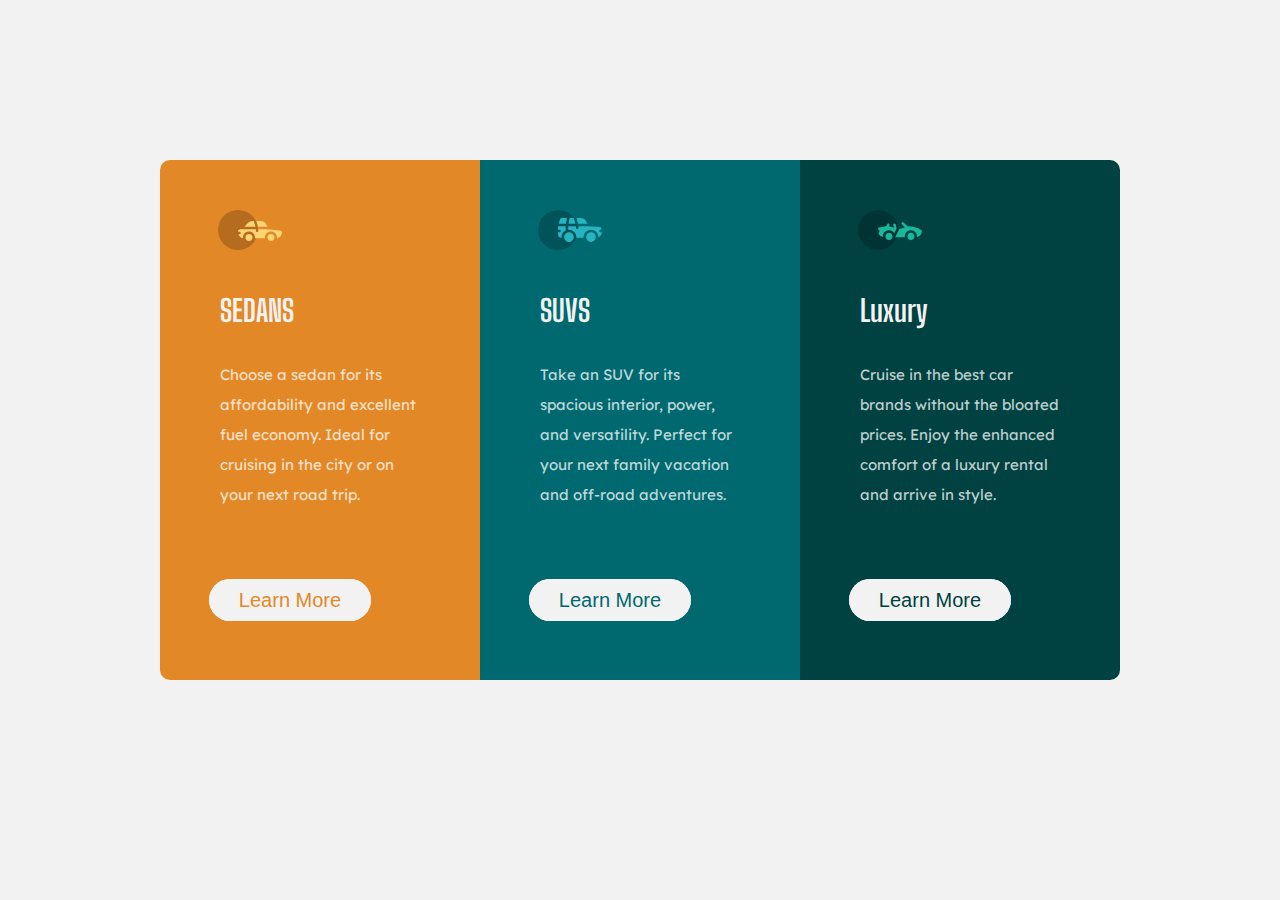
<file: index.html>
<!DOCTYPE html>
<html lang="en">

<head>
  <meta charset="UTF-8">
  <meta name="viewport" content="width=device-width, initial-scale=1.0">
  <!-- displays site properly based on user's device -->

  <link rel="icon" type="image/png" sizes="32x32" href="./images/favicon-32x32.png">

  <link rel="preconnect" href="https://fonts.googleapis.com">
  <link rel="preconnect" href="https://fonts.gstatic.com" crossorigin>
  <link rel="stylesheet" href="images">
  <link href="https://fonts.googleapis.com/css2?family=Big+Shoulders+Display:wght@700&family=Lexend+Deca&display=swap"
    rel="stylesheet">
    <link rel="stylesheet" href="CSS/Styles.css">
  <title>Frontend Mentor | 3-column preview card component</title>
</head>

<body>
  <div class="main">
  <div id="Sedans">
    <img src = "images/icon-sedans.svg" alt="icon-sedans"/>
    <h1>SEDANS</h1>
    <p>Choose a sedan for its affordability and excellent fuel economy. Ideal for cruising in the city
      or on your next road trip.</p>
  <a class="btn" >Learn More</a> 
  </div>

  <div id="suvs">
    <img src = "images/icon-suvs.svg" alt="icon-sedans"/>

    <h1>SUVS</h1>
    <p>Take an SUV for its spacious interior, power, and versatility. Perfect for your next family vacation
      and off-road adventures.</p>
      <a class="btn1" >Learn More</a> 

  </div>

  <div id="luxury">
    <img src = "images/icon-luxury.svg" alt="icon-sedans"/>

    <h1>Luxury</h1>
    <p>Cruise in the best car brands without the bloated prices. Enjoy the enhanced comfort of a luxury 
      rental and arrive in style.</p>   
      <a class="btn2" >Learn More</a> 
   
  </div>

</div>

</body>

</html>
</file>
<file: CSS/Styles.css>
body {
  text-align: center;
  font-size: 15px;
  line-height: 2;
  background-color: hsl(0, 0%, 95%);
  margin-top: 10px;
}

h1 {
  color: hsl(0, 0%, 95%);
  font-family: Big Shoulders Display;
  text-align: left;
}

p {
  min-height: 180px;
  max-height: 170px;
  min-width: 180px;
  max-width: 200px;
  margin: 20px auto;
  color: hsla(0, 0%, 100%, 0.75);
  font-family: Lexend Deca;
  text-align: left;
  padding-bottom: 20px;
}

img {
  position: relative;
  right: 70px;
}

.main{
  display: flex;
  align-items: center;
  justify-content: center;
} 

#Sedans {
  background-color: hsl(31, 77%, 52%);
  border-radius: 10px 0 0 10px;
  margin-top: 150px;
  padding: 50px 60px;
  height: 420px;
  width: 200px;
}

#suvs {
  background-color: hsl(184, 100%, 22%);
  border-radius: 0;
  margin-top: 150px;
  padding: 50px 60px;
  height: 420px;
  width: 200px;
}

#luxury {
  background-color: hsl(179, 100%, 13%);
  border-radius: 0 10px 10px 0;
  margin-top: 150px;
  padding: 50px 60px;
  height: 420px;
  width: 200px;
}

.btn {
  background: hsl(0, 0%, 95%);
  background-image: -webkit-linear-gradient(  top,hsl(0, 0%, 95%),hsl(0, 0%, 95%)  );
  background-image: -moz-linear-gradient(top, hsl(0, 0%, 95%), hsl(0, 0%, 95%));
  background-image: -ms-linear-gradient(top, hsl(0, 0%, 95%), hsl(0, 0%, 95%));
  background-image: -o-linear-gradient(top, hsl(0, 0%, 95%), hsl(0, 0%, 95%));
  background-image: linear-gradient(to bottom,hsl(0, 0%, 95%),hsl(0, 0%, 95%));
  -webkit-border-radius: 28;
  -moz-border-radius: 28;
  border-radius: 28px;
  font-family: Arial;
  color: hsl(31, 77%, 52%);
  font-size: 20px;
  padding: 10px 30px 10px 30px;
  position: relative;
  text-decoration: none;
  right: 30px;
}

.btn1 {
  background: hsl(0, 0%, 95%);
  background-image: -webkit-linear-gradient(top, hsl(0, 0%, 95%),hsl(0, 0%, 95%)); 
  background-image: -moz-linear-gradient(top, hsl(0, 0%, 95%), hsl(0, 0%, 95%));
  background-image: -ms-linear-gradient(top, hsl(0, 0%, 95%), hsl(0, 0%, 95%));
  background-image: -o-linear-gradient(top, hsl(0, 0%, 95%), hsl(0, 0%, 95%));
  background-image: linear-gradient(to bottom,hsl(0, 0%, 95%),hsl(0, 0%, 95%));
  -webkit-border-radius: 28;
  -moz-border-radius: 28;
  border-radius: 28px;
  font-family: Arial;
  color: hsl(184, 100%, 22%);
  font-size: 20px;
  padding: 10px 30px 10px 30px;
  text-decoration: none;
  position: relative;
  right: 30px;
}

.btn2 {
  background: hsl(0, 0%, 95%);
  background-image: -webkit-linear-gradient(top,hsl(0, 0%, 95%),hsl(0, 0%, 95%)); 
  background-image: -moz-linear-gradient(top, hsl(0, 0%, 95%), hsl(0, 0%, 95%));
  background-image: -ms-linear-gradient(top, hsl(0, 0%, 95%), hsl(0, 0%, 95%));
  background-image: -o-linear-gradient(top, hsl(0, 0%, 95%), hsl(0, 0%, 95%));
  background-image: linear-gradient(  to bottom,hsl(0, 0%, 95%),hsl(0, 0%, 95%));
  -webkit-border-radius: 28;
  -moz-border-radius: 28;
  border-radius: 28px;
  font-family: Arial;
  color: hsl(179, 100%, 13%);
  font-size: 20px;
  padding: 10px 30px 10px 30px;
  text-decoration: none;
  position: relative;
  right: 30px;
}

@media only screen and (max-width: 863px) {
  .main{
    flex-direction: column;
  } 

  #Sedans {
    margin-top:120px;
    margin-bottom: 0;
    border-radius: 10px 10px 0 0;

  }

  #suvs {
    margin-top: 0;
    margin-bottom: 0;
   
  }

  #luxury {
    margin-top: 0;
    margin-bottom: 120px;
    border-radius: 0 0 10px 10px;

  }
}
</file>
